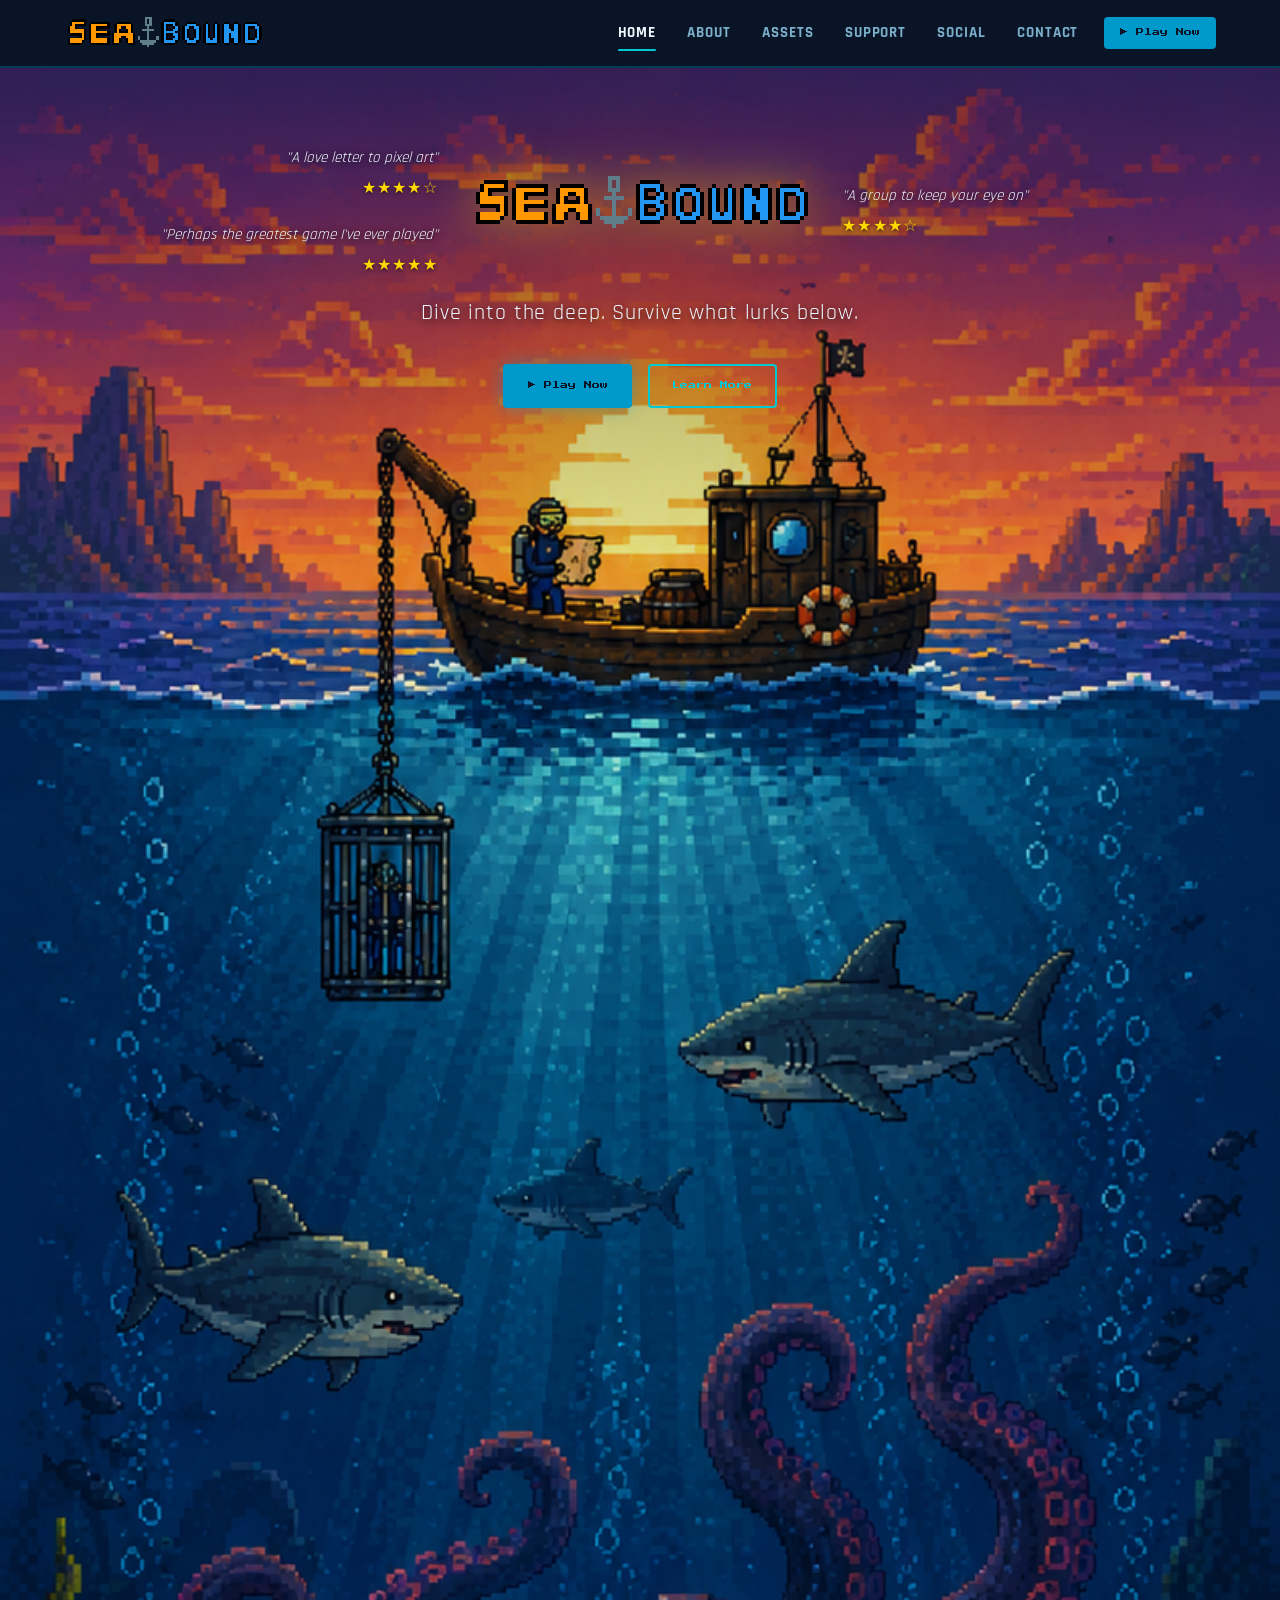
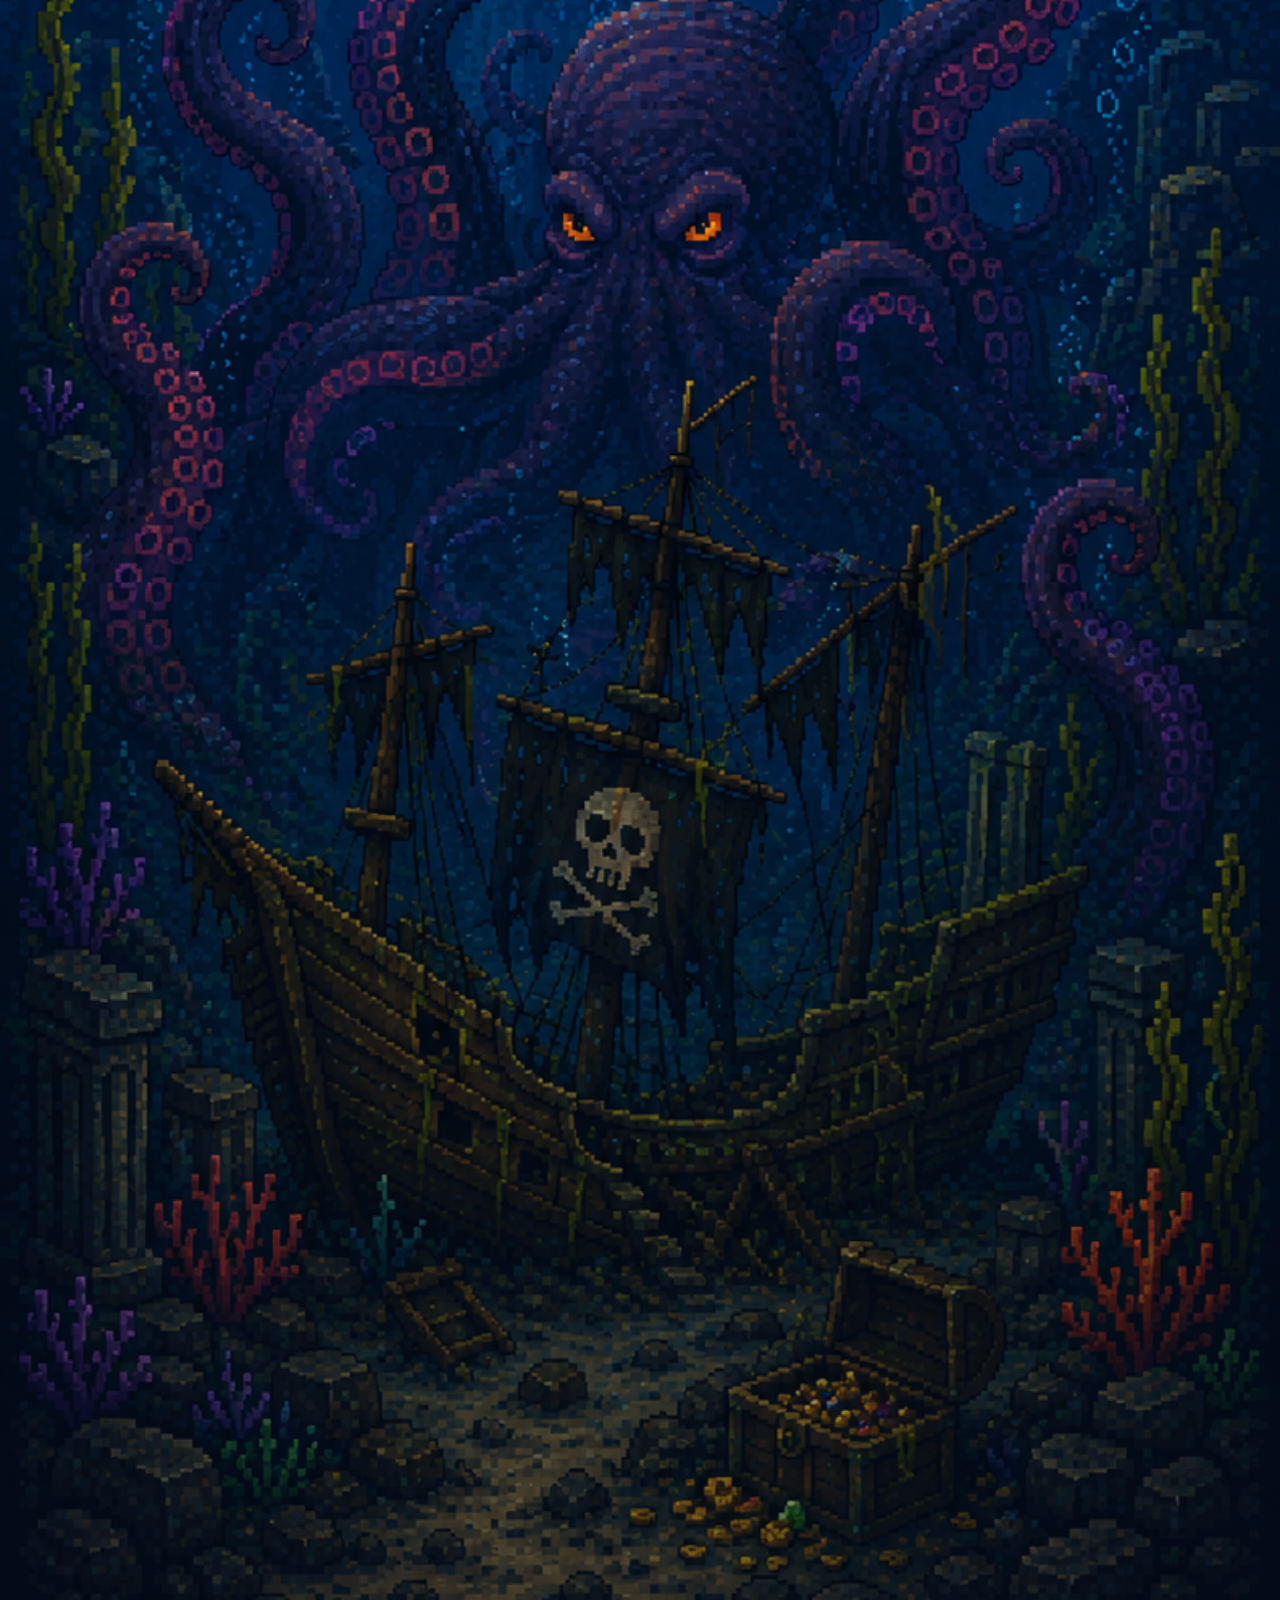
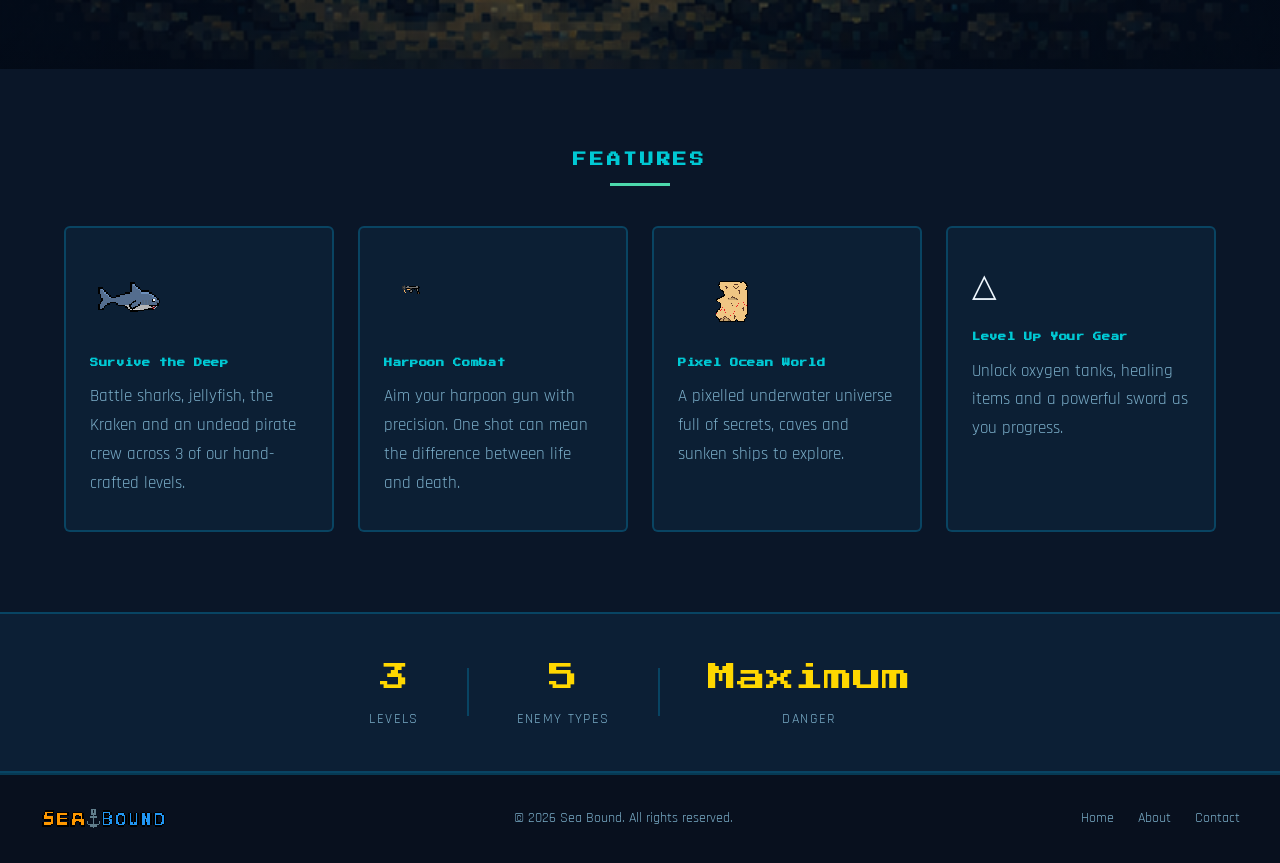
<file: Max/seabound/index.html>
<!DOCTYPE html>
<html lang="en">
<head>
  <meta charset="UTF-8" />
  <meta name="viewport" content="width=device-width, initial-scale=1.0" />
  <title>Sea Bound</title>
  <link rel="preconnect" href="https://fonts.googleapis.com" />
  <link href="https://fonts.googleapis.com/css2?family=Press+Start+2P&family=Rajdhani:wght@400;600;700&display=swap" rel="stylesheet" />
  <link rel="stylesheet" href="style.css" />
</head>
<body>

  <!-- ── NAV ──────────────────────────────────────────────────────────────── -->
  <header id="navbar">
    <div class="nav-inner">

      <!-- Logo -->
      <a href="#home" class="nav-logo" data-page="home">
        <img src="title.png" alt="Sea Bound" class="nav-logo-img" />
      </a>

      <!-- Hamburger (mobile) -->
      <button class="hamburger" id="hamburger" aria-label="Open menu">
        <span></span><span></span><span></span>
      </button>

      <!-- Links -->
      <nav class="nav-links" id="navLinks">
        <a href="#home"    class="nav-link active" data-page="home">Home</a>
        <a href="#about"   class="nav-link" data-page="about">About</a>
        <a href="#assets"  class="nav-link" data-page="assets">Assets</a>
        <a href="#support"  class="nav-link" data-page="support">Support</a>
        <a href="#social"  class="nav-link" data-page="social">Social</a>
        <a href="#contact" class="nav-link" data-page="contact">Contact</a>
        <a href="#play" class="nav-cta" data-page="play">&#9654; Play Now</a>
      </nav>

    </div>
  </header>

  <!-- ── PAGES ─────────────────────────────────────────────────────────────── -->
  <main>

    <!-- HOME ---------------------------------------------------------------- -->
    <section id="home" class="page active">

      <!-- Hero image -->
      <div class="hero-wrap">
        <div class="hero-overlay">

          <!-- Sky row: 2 reviews | title | 1 review -->
          <div class="hero-sky-row">

            <div class="hero-reviews-left">
              <div class="review-item">
                <p class="review-quote">"A love letter to pixel art"</p>
                <div class="review-stars">&#9733;&#9733;&#9733;&#9733;&#9734;</div>
              </div>
              <div class="review-item">
                <p class="review-quote">"Perhaps the greatest game I've ever played"</p>
                <div class="review-stars">&#9733;&#9733;&#9733;&#9733;&#9733;</div>
              </div>
            </div>

            <h1 class="hero-title">
              <img src="title.png" alt="Sea Bound" class="hero-title-img" />
            </h1>

            <div class="hero-reviews-right">
              <div class="review-item">
                <p class="review-quote">"A group to keep your eye on"</p>
                <div class="review-stars">&#9733;&#9733;&#9733;&#9733;&#9734;</div>
              </div>
            </div>

          </div>

          <p class="hero-sub">Dive into the deep. Survive what lurks below.</p>
          <div class="hero-btns">
            <a href="#play" class="btn btn-primary" data-page="play">&#9654; Play Now</a>
            <a href="#about" class="btn btn-outline" data-page="about">Learn More</a>
          </div>
        </div>

        <!-- =====================================================
             HOTSPOTS — tweak left/top/width/height (all as % of
             the hero image dimensions) to reposition each box.
             To see the boxes visually while editing, temporarily
             uncomment the debug line in the .hotspot:hover rule
             in style.css, or add:  outline:2px solid red;
             directly to any hotspot's style attribute.
             ===================================================== -->

        <!-- Jerry (in the diving cage) -->
        <div class="hotspot" style="left:26%;top:24%;width:9%;height:8%;"
             data-title="Jerry" data-tip="Our fearless protagonist Jerry"></div>

        <!-- Shark 1 (large, top-right) -->
        <div class="hotspot" style="left:54%;top:28%;width:30%;height:10%;"
             data-title="Shark" data-tip="The ocean's apex predator"></div>

        <!-- Shark 2 (middle-left) -->
        <div class="hotspot" style="left:9%;top:41%;width:25%;height:5%;"
             data-title="Shark" data-tip="The ocean's apex predator"></div>

        <div class="hotspot" style="left:44%;top:41%;width:15%;height:3%;"
             data-title="Shark" data-tip="The ocean's apex predator"></div>

        <!-- Jellyfish (top-left) -->
        <div class="hotspot" style="left:4%;top:29%;width:12%;height:7%;"
             data-title="Jellyfish" data-tip="Slow but deadly"></div>

        <!-- Jellyfish (middle-centre) -->
        <div class="hotspot" style="left:29%;top:36%;width:11%;height:6%;"
             data-title="Jellyfish" data-tip="Slow but deadly"></div>

        <!-- Jellyfish (right) -->
        <div class="hotspot" style="left:78%;top:39%;width:13%;height:6%;"
             data-title="Jellyfish" data-tip="Slow but deadly"></div>

        <!-- Kraken (body + tentacles) -->
        <div class="hotspot" style="left:12%;top:49%;width:76%;height:24%;"
             data-title="The Kraken" data-tip="An ancient terror from the deep"></div>

        <!-- Sunken Shipwreck -->
        <div class="hotspot" style="left:7%;top:76%;width:75%;height:23%;"
             data-title="Sunken Shipwreck" data-tip="A cursed pirate vessel dragged to the ocean floor centuries ago"></div>

        <!-- Tooltip -->
        <div class="hero-tooltip" id="heroTooltip">
          <span class="hero-tooltip-title" id="heroTooltipTitle"></span>
          <span class="hero-tooltip-text" id="heroTooltipText"></span>
        </div>

      </div>

      <!-- Feature cards -->
      <div class="section-wrap">
        <h2 class="section-title pixel">FEATURES</h2>
        <div class="card-grid">
          <div class="card">
            <div class="card-icon"><img src="shark1.png" alt="Shark" class="card-icon-img" /></div>
            <h3>Survive the Deep</h3>
            <p>Battle sharks, jellyfish, the Kraken and an undead pirate crew across 3 of our hand-crafted levels.</p>
          </div>
          <div class="card">
            <div class="card-icon"><img src="harpoon gun.png" alt="Harpoon Gun" class="card-icon-img" /></div>
            <h3>Harpoon Combat</h3>
            <p>Aim your harpoon gun with precision. One shot can mean the difference between life and death.</p>
          </div>
          <div class="card">
            <div class="card-icon"><img src="mapfrag1.png" alt="Map Fragment" class="card-icon-img" /></div>
            <h3>Pixel Ocean World</h3>
            <p>A pixelled underwater universe full of secrets, caves and sunken ships to explore.</p>
          </div>
          <div class="card">
            <div class="card-icon">&#9651;</div>
            <h3>Level Up Your Gear</h3>
            <p>Unlock oxygen tanks, healing items and a powerful sword as you progress.</p>
          </div>
        </div>
      </div>

      <!-- Stats bar -->
      <div class="stats-bar">
        <div class="stat"><span class="stat-num">3</span><span class="stat-label">Levels</span></div>
        <div class="stat-div"></div>
        <div class="stat"><span class="stat-num">5</span><span class="stat-label">Enemy Types</span></div>
        <div class="stat-div"></div>
        <div class="stat"><span class="stat-num">Maximum</span><span class="stat-label">Danger</span></div>
      </div>

    </section>

    <!-- ABOUT --------------------------------------------------------------- -->
    <section id="about" class="page">
      <div class="section-wrap">
        <h2 class="section-title pixel">ABOUT</h2>
        <div class="about-grid">
          <div class="about-text">
            <h3 class="pixel small">THE GAME</h3>
            <p>Sea Bound is a pixel-art action game where you play as a deep-sea diver dropped from a research vessel into some of the most dangerous waters on Earth. Armed only with a harpoon gun and your wits, you must retrieve ancient treasure and fight you way to escape before your oxygen runs out.</p>
            <h3 class="pixel small" style="margin-top:2rem;">THE TEAM</h3>
            <p>Sea Bound is an indie project developed by a small team of pixel artists and coders.</p>
            <div class="team-list">
              <div class="team-member"><span class="team-name">Matthew</span><span class="team-role">Scrum Master, Game Developer</span></div>
              <div class="team-member"><span class="team-name">Aidan</span><span class="team-role">Game Developer, Sound Effects</span></div>
              <div class="team-member"><span class="team-name">Fionn</span><span class="team-role">Game Developer, Pixel Art</span></div>
              <div class="team-member"><span class="team-name">Max</span><span class="team-role">Website Developer, Media Manager</span></div>
            </div>
          </div>
          <div class="about-panel">
            <div class="pixel-box">
              <canvas id="aboutCanvas" width="320" height="320"></canvas>
            </div>
            <div class="tag-list">
              <span class="tag">Pixel Art</span>
              <span class="tag">Action</span>
              <span class="tag">Survival</span>
              <span class="tag">Underwater</span>
              <span class="tag">Boss Fights</span>
              <span class="tag">Indie</span>
            </div>
          </div>
        </div>
      </div>
    </section>

    <!-- ASSETS -------------------------------------------------------------- -->
    <section id="assets" class="page">
      <div class="section-wrap">
        <h2 class="section-title pixel">LEVELS</h2>
        <p class="section-sub">3 depths. Each more challenging than the last.</p>
        <div class="levels-grid" id="levelsGrid"></div>

        <h2 class="section-title pixel" style="margin-top:4rem;">ENEMIES</h2>
        <p class="section-sub">Various enemies</p>
        <div class="enemies-grid" id="enemiesGrid"></div>

        <h2 class="section-title pixel" style="margin-top:4rem;">COLLECTABLES</h2>
        <p class="section-sub">Pick these up to stay alive.</p>
        <div class="enemies-grid" id="collectablesGrid"></div>

      </div>
    </section>

    <!-- SUPPORT ------------------------------------------------------------- -->
    <section id="support" class="page">
      <div class="section-wrap">
        <h2 class="section-title pixel">SUPPORT</h2>

        <!-- Merch sub-section -->
        <h3 class="support-sub-title pixel small">MERCH</h3>
        <p class="section-sub" style="margin-bottom:1.5rem;">Official Sea Bound gear. Limited stock.</p>
        <div class="merch-grid">
          <div class="merch-card">
            <div class="merch-img-wrap">
              <img src="wetsuit.png" alt="Jerry's Wetsuit (Used)" class="merch-img" />
            </div>
            <div class="merch-info">
              <div class="merch-name">Jerry's Wetsuit (Used)</div>
              <div class="merch-price">€150</div>
              <a href="https://paypal.me/seabound/150" target="_blank" class="btn btn-primary merch-btn">Buy Now</a>
            </div>
          </div>
          <div class="merch-card">
            <div class="merch-img-wrap">
              <img src="sharktooth.png" alt="Shark Tooth Necklace" class="merch-img" />
            </div>
            <div class="merch-info">
              <div class="merch-name">Shark Tooth Necklace</div>
              <div class="merch-price">€20</div>
              <a href="https://paypal.me/seabound/20" target="_blank" class="btn btn-primary merch-btn">Buy Now</a>
            </div>
          </div>
        </div>

        <!-- Donations sub-section -->
        <h3 class="support-sub-title pixel small" style="margin-top:4rem;">DONATIONS</h3>
        <p class="section-sub" style="margin-bottom:1.5rem;">Every bit helps us keep developing. Thank you.</p>
        <div class="donate-grid">
          <a href="https://paypal.me/seabound/5" target="_blank" class="donate-card">
            <div class="donate-amount">€5</div>
            <div class="donate-label">Buy us an Ericsson's dinner</div>
            <span class="btn btn-outline donate-btn">Donate</span>
          </a>
          <a href="https://paypal.me/seabound" target="_blank" class="donate-card">
            <div class="donate-amount">Custom</div>
            <div class="donate-label">If you want Sea Bound 2...</div>
            <span class="btn btn-outline donate-btn">Donate</span>
          </a>
        </div>

      </div>
    </section>

    <!-- SOCIAL -------------------------------------------------------------- -->
    <section id="social" class="page">
      <div class="section-wrap">
        <h2 class="section-title pixel">SOCIAL</h2>
        <p class="section-sub">Follow the dive. Stay updated.</p>
        <div class="social-grid">
          <a href="#" class="social-card" style="--accent:#1da1f2">
            <div class="social-icon">&#120143;</div>
            <h3>Twitter / X</h3>
            <p>@SeaBoundGame</p>
            <span class="social-follow">Follow</span>
          </a>
          <a href="https://www.instagram.com/seabound26" target="_blank" class="social-card" style="--accent:#e1306c">
            <div class="social-icon">&#128247;</div>
            <h3>Instagram</h3>
            <p>@seabound.game</p>
            <span class="social-follow">Follow</span>
          </a>
          <a href="#" class="social-card" style="--accent:#5865f2">
            <div class="social-icon">&#127918;</div>
            <h3>Discord</h3>
            <p>Join the Crew</p>
            <span class="social-follow">Join</span>
          </a>
          <a href="#" class="social-card" style="--accent:#ff0000">
            <div class="social-icon">&#9654;</div>
            <h3>YouTube</h3>
            <p>Sea Bound Official</p>
            <span class="social-follow">Subscribe</span>
          </a>
          <a href="#" class="social-card" style="--accent:#ff6314">
            <div class="social-icon">&#127918;</div>
            <h3>itch.io</h3>
            <p>Play the Demo</p>
            <span class="social-follow">Play Free</span>
          </a>
          <a href="#" class="social-card" style="--accent:#1b9e3e">
            <div class="social-icon">&#127918;</div>
            <h3>Steam</h3>
            <p>Wishlist Now</p>
            <span class="social-follow">Wishlist</span>
          </a>
        </div>
      </div>
    </section>

    <!-- PLAY ---------------------------------------------------------------- -->
    <section id="play" class="page">
      <div class="play-wrap">

        <!-- Header bar -->
        <div class="play-header">
          <div class="play-title">
            <span class="pixel">SEA &#9875; BOUND</span>
          </div>
          <button class="btn btn-outline play-back" data-page="home">&#8592; Back</button>
        </div>

        <!-- Canvas area -->
        <div class="game-frame">
          <canvas id="gameCanvas"></canvas>
        </div>

      </div>
    </section>

    <!-- CONTACT ------------------------------------------------------------- -->
    <section id="contact" class="page">
      <div class="section-wrap">
        <h2 class="section-title pixel">CONTACT</h2>
        <p class="section-sub">Send a message and we will respond ASAP.</p>
        <div class="contact-wrap">
          <form class="contact-form" id="contactForm" onsubmit="handleSubmit(event)">
            <div class="form-row">
              <div class="form-group">
                <label for="fname">Name</label>
                <input type="text" id="fname" placeholder="Your name" required />
              </div>
              <div class="form-group">
                <label for="femail">Email</label>
                <input type="email" id="femail" placeholder="your@email.com" required />
              </div>
            </div>
            <div class="form-group">
              <label for="fsubject">Subject</label>
              <input type="text" id="fsubject" placeholder="What's on your mind?" required />
            </div>
            <div class="form-group">
              <label for="fmessage">Message</label>
              <textarea id="fmessage" rows="6" placeholder="Dive in..." required></textarea>
            </div>
            <button type="submit" class="btn btn-primary full-width">Send Message &#9658;</button>
            <p class="form-success" id="formSuccess">&#10003; Message sent! We'll be in touch.</p>
          </form>
          <div class="contact-info">
            <div class="info-block">
              <span class="info-icon">&#9993;</span>
              <div>
                <strong>Email</strong>
                <p><a href="mailto:maxnolan187@gmail.com" style="color:var(--aqua);">maxnolan187@gmail.com</a></p>
              </div>
            </div>
            <div class="info-block">
              <span class="info-icon">&#128205;</span>
              <div>
                <strong>Based In</strong>
                <p>Athlone</p>
              </div>
            </div>
            <div class="info-block">
              <span class="info-icon">&#128336;</span>
              <div>
                <strong>Response Time</strong>
                <p>Typically within 2 tidal cycles</p>
              </div>
            </div>
          </div>
        </div>
      </div>
    </section>

  </main>

  <!-- FOOTER -->
  <footer>
    <div class="footer-inner">
      <span class="nav-logo small"><img src="title.png" alt="Sea Bound" class="footer-logo-img" /></span>
      <p>&copy; 2026 Sea Bound. All rights reserved.</p>
      <div class="footer-links">
        <a href="#home" data-page="home">Home</a>
        <a href="#about" data-page="about">About</a>
        <a href="#contact" data-page="contact">Contact</a>
      </div>
    </div>
  </footer>

  <script src="game.js"></script>
  <script src="site.js"></script>
</body>
</html>
</file>
<file: Max/seabound/style.css>
/* ── Variables & Reset ───────────────────────────────────────────────────── */
:root {
  --navy:      #0a1628;
  --deep:      #0d2137;
  --ocean:     #0e3d5c;
  --mid:       #1a6fa8;
  --teal:      #0099cc;
  --aqua:      #00c9d4;
  --seafoam:   #4dd9ac;
  --sunset1:   #ff7043;
  --sunset2:   #ff9a3c;
  --gold:      #ffd700;
  --sand:      #e8c97a;
  --coral:     #ff5c5c;
  --white:     #f0f8ff;
  --muted:     #7baec9;
  --card-bg:   rgba(13,33,55,0.85);
  --border:    rgba(0,153,204,0.3);
  --pixel-font:'Press Start 2P', monospace;
  --body-font: 'Rajdhani', sans-serif;
  --nav-h:     68px;
}

*, *::before, *::after { box-sizing: border-box; margin: 0; padding: 0; }

html { scroll-behavior: smooth; }

body {
  background: var(--navy);
  color: var(--white);
  font-family: var(--body-font);
  font-size: 17px;
  line-height: 1.7;
  overflow-x: hidden;
}

a { color: inherit; text-decoration: none; }
img { display: block; max-width: 100%; }
p { color: var(--muted); margin-bottom: 1rem; }
p:last-child { margin-bottom: 0; }

/* ── Scrollbar ───────────────────────────────────────────────────────────── */
::-webkit-scrollbar { width: 6px; }
::-webkit-scrollbar-track { background: var(--navy); }
::-webkit-scrollbar-thumb { background: var(--mid); border-radius: 3px; }

/* ── Typography helpers ──────────────────────────────────────────────────── */
.pixel { font-family: var(--pixel-font); }
.pixel.small { font-size: .55rem; letter-spacing: .08em; }

/* Logo images */
.nav-logo-img {
  height: 38px;
  width: auto;
  image-rendering: pixelated;
  display: block;
}
.hero-title-img {
  max-width: clamp(220px, 55vw, 560px);
  width: 100%;
  height: auto;
  image-rendering: pixelated;
  filter: drop-shadow(0 0 24px rgba(255,215,0,.5));
}
.footer-logo-img {
  height: 24px;
  width: auto;
  image-rendering: pixelated;
  display: block;
}

/* ── NAV ─────────────────────────────────────────────────────────────────── */
#navbar {
  position: fixed;
  top: 0; left: 0; right: 0;
  height: var(--nav-h);
  z-index: 1000;
  background: rgba(10,22,40,0.92);
  backdrop-filter: blur(12px);
  border-bottom: 2px solid var(--border);
  transition: box-shadow .3s;
}
#navbar.scrolled { box-shadow: 0 4px 28px rgba(0,0,0,.6); }

.nav-inner {
  max-width: 1200px;
  margin: 0 auto;
  height: 100%;
  display: flex;
  align-items: center;
  justify-content: space-between;
  padding: 0 1.5rem;
}

/* Logo */
.nav-logo {
  font-family: var(--pixel-font);
  font-size: .72rem;
  color: var(--aqua);
  letter-spacing: .12em;
  display: flex;
  align-items: center;
  gap: .4rem;
  cursor: pointer;
  transition: color .2s;
}
.nav-logo:hover { color: var(--gold); }
.nav-logo.small { font-size: .5rem; }

/* Nav links */
.nav-links {
  display: flex;
  align-items: center;
  gap: .25rem;
}

.nav-link {
  font-family: var(--body-font);
  font-weight: 700;
  font-size: .95rem;
  letter-spacing: .06em;
  text-transform: uppercase;
  color: var(--muted);
  padding: .45rem .85rem;
  border-radius: 4px;
  transition: color .2s, background .2s;
  position: relative;
}
.nav-link::after {
  content: '';
  position: absolute;
  bottom: 2px; left: 50%; right: 50%;
  height: 2px;
  background: var(--aqua);
  transition: left .2s, right .2s;
  border-radius: 1px;
}
.nav-link:hover, .nav-link.active {
  color: var(--white);
}
.nav-link:hover::after, .nav-link.active::after {
  left: .85rem; right: .85rem;
}

.nav-cta {
  font-family: var(--pixel-font);
  font-size: .5rem;
  background: var(--teal);
  color: var(--navy);
  padding: .6rem 1rem;
  border-radius: 4px;
  margin-left: .5rem;
  transition: background .2s, transform .15s;
  white-space: nowrap;
}
.nav-cta:hover { background: var(--aqua); transform: translateY(-1px); }

/* Hamburger */
.hamburger {
  display: none;
  flex-direction: column;
  gap: 5px;
  background: none;
  border: none;
  cursor: pointer;
  padding: .3rem;
}
.hamburger span {
  display: block;
  width: 24px; height: 2px;
  background: var(--aqua);
  border-radius: 1px;
  transition: transform .3s, opacity .3s;
}
.hamburger.open span:nth-child(1) { transform: translateY(7px) rotate(45deg); }
.hamburger.open span:nth-child(2) { opacity: 0; }
.hamburger.open span:nth-child(3) { transform: translateY(-7px) rotate(-45deg); }

/* ── Pages ───────────────────────────────────────────────────────────────── */
.page { display: none; padding-top: var(--nav-h); min-height: 100vh; }
.page.active { display: block; }

/* ── Section wrapper ─────────────────────────────────────────────────────── */
.section-wrap {
  max-width: 1200px;
  margin: 0 auto;
  padding: 5rem 1.5rem;
}

.section-title {
  font-size: clamp(.65rem, 2vw, .85rem);
  color: var(--aqua);
  letter-spacing: .2em;
  margin-bottom: .6rem;
  text-align: center;
}
.section-title::after {
  content: '';
  display: block;
  width: 60px; height: 3px;
  background: var(--seafoam);
  margin: .7rem auto 0;
  image-rendering: pixelated;
}
.section-sub {
  text-align: center;
  color: var(--muted);
  font-size: 1.1rem;
  margin-bottom: 3rem;
}

/* ── Buttons ─────────────────────────────────────────────────────────────── */
.btn {
  display: inline-flex;
  align-items: center;
  gap: .4rem;
  font-family: var(--pixel-font);
  font-size: .5rem;
  padding: .85rem 1.4rem;
  border-radius: 4px;
  cursor: pointer;
  transition: transform .15s, box-shadow .2s;
  border: 2px solid transparent;
}
.btn:hover { transform: translateY(-2px); }
.btn-primary {
  background: var(--teal);
  color: var(--navy);
  box-shadow: 0 0 18px rgba(0,153,204,.45);
}
.btn-primary:hover { background: var(--aqua); box-shadow: 0 0 28px rgba(0,201,212,.6); }
.btn-outline {
  background: transparent;
  color: var(--aqua);
  border-color: var(--aqua);
}
.btn-outline:hover { background: rgba(0,153,204,.12); }
.full-width { width: 100%; justify-content: center; }

/* ── Reviews strip ───────────────────────────────────────────────────────── */
.hero-sky-row {
  display: flex;
  align-items: center;
  justify-content: center;
  gap: 2rem;
  width: 100%;
  max-width: 1100px;
  margin-bottom: 1rem;
}
.hero-reviews-left,
.hero-reviews-right {
  display: flex;
  flex-direction: column;
  gap: 1.25rem;
  flex: 1;
}
.hero-reviews-left  { align-items: flex-end;  text-align: right; }
.hero-reviews-right { align-items: flex-start; text-align: left;  }
.review-item {
  display: flex;
  flex-direction: column;
  gap: .25rem;
}
.review-quote {
  font-family: var(--body-font);
  font-style: italic;
  font-size: .95rem;
  color: var(--white);
  margin: 0;
  text-shadow: 0 1px 6px rgba(0,0,0,.8);
}
.review-stars {
  color: var(--gold);
  font-size: 1rem;
  letter-spacing: .08em;
  text-shadow: 0 1px 4px rgba(0,0,0,.6);
}
@media (max-width: 700px) {
  .hero-sky-row     { flex-direction: column; gap: .75rem; }
  .hero-reviews-left,
  .hero-reviews-right { align-items: center; text-align: center; }
}

/* ── Hero hotspots & tooltip ─────────────────────────────────────────────── */
.hotspot {
  position: absolute;
  cursor: pointer;
  border-radius: 4px;
}
.hotspot:hover {
  background: transparent;
  outline: none;
}
.hero-tooltip {
  position: absolute;
  display: none;
  flex-direction: column;
  gap: .3rem;
  background: rgba(5, 12, 25, 0.88);
  border: 1px solid var(--teal);
  border-radius: 5px;
  padding: .65rem .9rem;
  max-width: 220px;
  pointer-events: none;
  z-index: 100;
  backdrop-filter: blur(6px);
}
.hero-tooltip.visible { display: flex; }
.hero-tooltip-title {
  font-family: var(--pixel-font);
  font-size: .45rem;
  color: var(--aqua);
  letter-spacing: .08em;
}
.hero-tooltip-text {
  font-family: var(--body-font);
  font-size: .82rem;
  color: var(--white);
  line-height: 1.5;
}

/* ── Hero ────────────────────────────────────────────────────────────────── */
.hero-wrap {
  position: relative;
  width: 100%;
  /* The image is 793×1983 px — height is 250.06% of width.
     padding-top trick makes the container exactly that tall with no cropping. */
  padding-top: 250.06%;
  min-height: 520px;
  overflow: hidden;
  background-image: url("web_back.png");
  background-size: 100% 100%;   /* stretch to fill the container exactly */
  background-position: top center;
  background-repeat: no-repeat;
  background-color: #0a1020;
}
.hero-overlay {
  position: absolute;
  inset: 0;
  display: flex;
  flex-direction: column;
  align-items: center;
  justify-content: flex-start;   /* sit near the top where the boat/sunset is */
  padding-top: 6%;
  text-align: center;
  padding-left: 1.5rem;
  padding-right: 1.5rem;
  background: linear-gradient(to bottom,
    rgba(5,12,25,.45) 0%,
    rgba(5,12,25,.05) 18%,
    rgba(5,12,25,.0)  50%,
    rgba(5,12,25,.55) 100%);
}
.hero-title {
  font-family: var(--pixel-font);
  font-size: clamp(1.4rem, 5vw, 3.2rem);
  color: var(--gold);
  letter-spacing: .15em;
  display: flex;
  align-items: center;
  gap: .5rem;
  text-shadow: 0 0 32px rgba(255,215,0,.55), 0 4px 12px rgba(0,0,0,.8);
  margin-bottom: 1rem;
}
.hero-sub {
  font-family: var(--body-font);
  font-size: clamp(1rem, 2.5vw, 1.35rem);
  color: var(--white);
  text-shadow: 0 2px 8px rgba(0,0,0,.9);
  margin-bottom: 2rem;
  letter-spacing: .04em;
}
.hero-btns { display: flex; gap: 1rem; flex-wrap: wrap; justify-content: center; }

/* ── Feature cards ───────────────────────────────────────────────────────── */
.card-grid {
  display: grid;
  grid-template-columns: repeat(auto-fit, minmax(220px, 1fr));
  gap: 1.5rem;
  margin-top: 2.5rem;
}
.card {
  background: var(--card-bg);
  border: 2px solid var(--border);
  border-radius: 6px;
  padding: 2rem 1.5rem;
  transition: border-color .25s, transform .2s, box-shadow .25s;
  image-rendering: pixelated;
}
.card:hover {
  border-color: var(--aqua);
  transform: translateY(-4px);
  box-shadow: 0 8px 32px rgba(0,153,204,.25);
}
.card-icon { font-size: 2rem; margin-bottom: 1rem; }
.card-icon-img {
  width: 5rem;
  height: 5rem;
  object-fit: contain;
  image-rendering: pixelated;
  display: block;
}
.card h3 {
  font-family: var(--pixel-font);
  font-size: .52rem;
  color: var(--aqua);
  margin-bottom: .75rem;
  letter-spacing: .08em;
}

/* ── Stats bar ───────────────────────────────────────────────────────────── */
.stats-bar {
  background: rgba(13,33,55,.9);
  border-top: 2px solid var(--border);
  border-bottom: 2px solid var(--border);
  display: flex;
  justify-content: center;
  align-items: center;
  gap: 0;
  padding: 2.5rem 1rem;
  flex-wrap: wrap;
}
.stat {
  display: flex;
  flex-direction: column;
  align-items: center;
  padding: 0 3rem;
}
.stat-num {
  font-family: var(--pixel-font);
  font-size: clamp(1rem, 3vw, 1.8rem);
  color: var(--gold);
}
.stat-label {
  font-family: var(--body-font);
  font-size: .85rem;
  color: var(--muted);
  text-transform: uppercase;
  letter-spacing: .1em;
  margin-top: .3rem;
}
.stat-div { width: 2px; height: 48px; background: var(--border); }

/* ── About ───────────────────────────────────────────────────────────────── */
.about-grid {
  display: grid;
  grid-template-columns: 1fr 360px;
  gap: 4rem;
  align-items: start;
}
.about-text h3 { color: var(--aqua); margin-bottom: .75rem; }
.team-list {
  display: flex;
  flex-direction: column;
  gap: .5rem;
  margin-top: 1rem;
}
.team-member {
  display: flex;
  align-items: baseline;
  gap: .6rem;
}
.team-name {
  font-family: var(--pixel-font);
  font-size: .45rem;
  color: var(--gold);
  letter-spacing: .07em;
  white-space: nowrap;
}
.team-role {
  font-family: var(--body-font);
  font-size: .9rem;
  color: var(--muted);
}
.pixel-box {
  border: 3px solid var(--border);
  border-radius: 6px;
  overflow: hidden;
  image-rendering: pixelated;
  box-shadow: 0 0 32px rgba(0,153,204,.2);
}
#aboutCanvas { image-rendering: pixelated; width: 100%; height: auto; }
.tag-list { display: flex; flex-wrap: wrap; gap: .5rem; margin-top: 1rem; }
.tag {
  font-family: var(--pixel-font);
  font-size: .42rem;
  background: rgba(0,153,204,.15);
  border: 1px solid var(--teal);
  color: var(--aqua);
  padding: .35rem .7rem;
  border-radius: 3px;
  letter-spacing: .06em;
}

/* ── Levels grid ─────────────────────────────────────────────────────────── */
.levels-grid {
  display: grid;
  grid-template-columns: repeat(auto-fill, minmax(200px, 1fr));
  gap: 1.25rem;
  margin-top: 2rem;
}
.level-card {
  background: var(--card-bg);
  border: 2px solid var(--border);
  border-radius: 6px;
  overflow: hidden;
  cursor: pointer;
  transition: border-color .2s, transform .2s, box-shadow .2s;
}
.level-card:hover {
  border-color: var(--seafoam);
  transform: translateY(-3px);
  box-shadow: 0 6px 24px rgba(77,217,172,.2);
}
.level-thumb {
  width: 100%; height: 120px;
  image-rendering: pixelated;
  display: block;
}
.level-info { padding: .9rem 1rem; }
.level-num {
  font-family: var(--pixel-font);
  font-size: .42rem;
  color: var(--seafoam);
  letter-spacing: .1em;
}
.level-name {
  font-family: var(--body-font);
  font-weight: 700;
  font-size: 1.05rem;
  color: var(--white);
  margin: .3rem 0;
}
.level-diff { display: flex; gap: 3px; }
.diff-pip {
  width: 10px; height: 10px;
  border-radius: 1px;
  image-rendering: pixelated;
}
.diff-pip.on  { background: var(--coral); }
.diff-pip.off { background: var(--border); }

/* ── Enemy grid ──────────────────────────────────────────────────────────── */
.enemies-grid {
  display: grid;
  grid-template-columns: repeat(auto-fill, minmax(140px, 1fr));
  gap: 1.25rem;
  margin-top: 2rem;
}
.enemy-card {
  background: var(--card-bg);
  border: 2px solid var(--border);
  border-radius: 6px;
  overflow: hidden;
  display: flex;
  flex-direction: column;
  align-items: center;
  padding: 1.25rem .75rem .75rem;
  transition: border-color .2s, transform .2s;
  cursor: default;
}
.enemy-card:hover {
  border-color: var(--coral);
  transform: translateY(-3px);
}
.enemy-img {
  max-height: 100px;
  width: auto;
  max-width: 100%;
  object-fit: contain;
  image-rendering: pixelated;
  display: block;
  margin-bottom: .75rem;
}
.enemy-label {
  font-family: var(--pixel-font);
  font-size: .38rem;
  color: var(--aqua);
  letter-spacing: .07em;
  text-align: center;
  line-height: 1.6;
}

/* ── Artwork grid ────────────────────────────────────────────────────────── */
.art-grid {
  display: grid;
  grid-template-columns: repeat(auto-fill, minmax(240px, 1fr));
  gap: 1.25rem;
  margin-top: 2rem;
}
.art-card {
  background: var(--card-bg);
  border: 2px solid var(--border);
  border-radius: 6px;
  overflow: hidden;
  transition: border-color .2s, transform .2s;
  cursor: pointer;
}
.art-card:hover { border-color: var(--gold); transform: scale(1.02); }
.art-card .art-img {
  width: 100%;
  display: block;
  object-fit: cover;
  object-position: center;
  /* Match the canvas height so cards stay uniform in the grid */
  aspect-ratio: 240 / 200;
  image-rendering: pixelated;
}
.art-label {
  padding: .6rem 1rem;
  font-family: var(--pixel-font);
  font-size: .4rem;
  color: var(--muted);
  letter-spacing: .08em;
}

/* ── Merch ───────────────────────────────────────────────────────────────── */
.support-sub-title {
  text-align: center;
  color: var(--aqua);
  letter-spacing: .2em;
  margin-bottom: .6rem;
  margin-top: 1rem;
}
.support-sub-title::after {
  content: '';
  display: block;
  width: 40px; height: 2px;
  background: var(--seafoam);
  margin: .5rem auto 0;
}
.merch-grid {
  display: grid;
  grid-template-columns: repeat(auto-fill, minmax(260px, 1fr));
  gap: 2rem;
  margin-top: 2rem;
}
.merch-card {
  background: var(--card-bg);
  border: 2px solid var(--border);
  border-radius: 6px;
  overflow: hidden;
  transition: border-color .25s, transform .2s, box-shadow .25s;
}
.merch-card:hover {
  border-color: var(--gold);
  transform: translateY(-4px);
  box-shadow: 0 8px 32px rgba(255,215,0,.15);
}
.merch-img-wrap {
  background: #fff;
  display: flex;
  align-items: center;
  justify-content: center;
  padding: 1rem;
  aspect-ratio: 1 / 1;
}
.merch-img {
  max-width: 100%;
  max-height: 100%;
  object-fit: contain;
  display: block;
}
.merch-info {
  padding: 1.25rem 1.5rem;
  display: flex;
  flex-direction: column;
  gap: .6rem;
}
.merch-name {
  font-family: var(--pixel-font);
  font-size: .48rem;
  color: var(--white);
  letter-spacing: .07em;
  line-height: 1.6;
}
.merch-price {
  font-family: var(--pixel-font);
  font-size: .65rem;
  color: var(--gold);
  letter-spacing: .08em;
}
.merch-btn {
  margin-top: .4rem;
  width: 100%;
  justify-content: center;
  border: none;
  cursor: pointer;
  text-align: center;
}

/* ── Donation cards ──────────────────────────────────────────────────────── */
.donate-grid {
  display: grid;
  grid-template-columns: repeat(auto-fill, minmax(200px, 1fr));
  gap: 1.5rem;
  margin-top: 0;
}
.donate-card {
  background: var(--card-bg);
  border: 2px solid var(--border);
  border-radius: 6px;
  padding: 2rem 1.5rem;
  display: flex;
  flex-direction: column;
  align-items: center;
  gap: .75rem;
  text-align: center;
  transition: border-color .25s, transform .2s, box-shadow .25s;
}
.donate-card:hover {
  border-color: var(--seafoam);
  transform: translateY(-4px);
  box-shadow: 0 8px 28px rgba(77,217,172,.2);
}
.donate-amount {
  font-family: var(--pixel-font);
  font-size: 1.2rem;
  color: var(--gold);
}
.donate-label {
  font-family: var(--body-font);
  font-size: 1rem;
  color: var(--muted);
}
.donate-btn {
  margin-top: .25rem;
  font-size: .42rem;
  padding: .55rem 1.1rem;
}

/* ── Social ──────────────────────────────────────────────────────────────── */
.social-grid {
  display: grid;
  grid-template-columns: repeat(auto-fill, minmax(220px, 1fr));
  gap: 1.25rem;
  margin-top: 1rem;
}
.social-card {
  background: var(--card-bg);
  border: 2px solid var(--border);
  border-radius: 6px;
  padding: 2rem 1.5rem;
  text-align: center;
  transition: border-color .25s, transform .2s, box-shadow .25s;
  display: block;
}
.social-card:hover {
  border-color: var(--accent, var(--aqua));
  transform: translateY(-4px);
  box-shadow: 0 8px 28px rgba(0,0,0,.4);
}
.social-icon {
  font-size: 2.2rem;
  margin-bottom: .75rem;
}
.social-card h3 {
  font-family: var(--pixel-font);
  font-size: .48rem;
  color: var(--white);
  margin-bottom: .4rem;
  letter-spacing: .08em;
}
.social-card p { font-size: .95rem; color: var(--muted); margin-bottom: 1rem; }
.social-follow {
  display: inline-block;
  font-family: var(--pixel-font);
  font-size: .4rem;
  background: rgba(0,153,204,.15);
  border: 1px solid var(--accent, var(--teal));
  color: var(--accent, var(--teal));
  padding: .4rem .8rem;
  border-radius: 3px;
  letter-spacing: .06em;
  transition: background .2s;
}
.social-card:hover .social-follow { background: rgba(0,153,204,.28); }

/* ── Contact ─────────────────────────────────────────────────────────────── */
.contact-wrap {
  display: grid;
  grid-template-columns: 1fr 300px;
  gap: 4rem;
  align-items: start;
  margin-top: 1rem;
}
.contact-form { display: flex; flex-direction: column; gap: 1.25rem; }
.form-row { display: grid; grid-template-columns: 1fr 1fr; gap: 1.25rem; }
.form-group { display: flex; flex-direction: column; gap: .4rem; }
.form-group label {
  font-family: var(--pixel-font);
  font-size: .42rem;
  color: var(--aqua);
  letter-spacing: .08em;
}
.form-group input,
.form-group textarea {
  background: rgba(13,33,55,.9);
  border: 2px solid var(--border);
  border-radius: 4px;
  color: var(--white);
  font-family: var(--body-font);
  font-size: 1rem;
  padding: .7rem 1rem;
  outline: none;
  transition: border-color .2s;
  resize: vertical;
}
.form-group input:focus,
.form-group textarea:focus { border-color: var(--teal); }
.form-group input::placeholder,
.form-group textarea::placeholder { color: var(--muted); opacity: .6; }
.form-success {
  color: var(--seafoam);
  font-family: var(--pixel-font);
  font-size: .42rem;
  display: none;
  text-align: center;
  letter-spacing: .08em;
}
.form-success.show { display: block; }
.contact-info { display: flex; flex-direction: column; gap: 2rem; padding-top: .5rem; }
.info-block { display: flex; align-items: flex-start; gap: 1rem; }
.info-icon { font-size: 1.6rem; flex-shrink: 0; margin-top: .1rem; }
.info-block strong {
  font-family: var(--pixel-font);
  font-size: .44rem;
  color: var(--aqua);
  letter-spacing: .08em;
  display: block;
  margin-bottom: .3rem;
}
.info-block p { font-size: .95rem; color: var(--muted); margin: 0; }

/* ── Footer ──────────────────────────────────────────────────────────────── */
footer {
  background: rgba(8,16,30,.95);
  border-top: 2px solid var(--border);
  padding: 2rem 1.5rem;
}
.footer-inner {
  max-width: 1200px;
  margin: 0 auto;
  display: flex;
  align-items: center;
  justify-content: space-between;
  flex-wrap: wrap;
  gap: 1rem;
}
footer p { font-size: .85rem; color: var(--muted); margin: 0; }
.footer-links { display: flex; gap: 1.5rem; }
.footer-links a { font-size: .85rem; color: var(--muted); transition: color .2s; }
.footer-links a:hover { color: var(--aqua); }

/* ── Responsive ──────────────────────────────────────────────────────────── */
@media (max-width: 900px) {
  .about-grid    { grid-template-columns: 1fr; }
  .contact-wrap  { grid-template-columns: 1fr; }
  .form-row      { grid-template-columns: 1fr; }
  .stat          { padding: 0 1.5rem; }
}
@media (max-width: 700px) {
  .hamburger { display: flex; }
  .nav-links {
    position: fixed;
    top: var(--nav-h); left: 0; right: 0;
    background: rgba(10,22,40,.97);
    flex-direction: column;
    align-items: stretch;
    padding: 1rem 1.5rem 2rem;
    gap: .25rem;
    border-bottom: 2px solid var(--border);
    transform: translateY(-110%);
    transition: transform .35s cubic-bezier(.4,0,.2,1);
    z-index: 999;
  }
  .nav-links.open { transform: translateY(0); }
  .nav-link { padding: .75rem .5rem; font-size: 1rem; }
  .nav-cta  { margin: .5rem 0 0; text-align: center; }
  .hero-title { font-size: 1.1rem; }
  .stats-bar { gap: 1rem; }
  .stat-div  { display: none; }
  .footer-inner { flex-direction: column; align-items: center; text-align: center; }
}

/* ── Play page ───────────────────────────────────────────────────────────── */
#play { background: var(--navy); }

.play-wrap {
  max-width: 860px;
  margin: 0 auto;
  padding: 2rem 1.5rem 3rem;
  display: flex;
  flex-direction: column;
  align-items: center;
  gap: 1.25rem;
}

/* Header row */
.play-header {
  width: 100%;
  display: flex;
  align-items: center;
  justify-content: space-between;
  flex-wrap: wrap;
  gap: .75rem;
  padding-bottom: .75rem;
  border-bottom: 2px solid var(--border);
}

.play-title {
  display: flex;
  flex-direction: column;
  gap: .25rem;
}
.play-title .pixel {
  font-size: .65rem;
  color: var(--aqua);
  letter-spacing: .15em;
}
.play-back {
  font-size: .42rem;
  padding: .55rem 1rem;
  cursor: pointer;
}

/* Game canvas frame */
.game-frame {
  width: 100%;
  max-width: 800px;
  border: 3px solid var(--border);
  border-radius: 6px;
  overflow: hidden;
  box-shadow:
    0 0 48px rgba(0,153,204,.2),
    0 16px 48px rgba(0,0,0,.7);
  background: #00334e;
  cursor: crosshair;
  /* Let the canvas fill the frame width, preserving 800×560 ratio */
  aspect-ratio: 800 / 560;
  position: relative;
}

#gameCanvas {
  display: block;
  width: 100%;
  height: 100%;
  image-rendering: pixelated;
}

@media (max-width: 600px) {
  .ctrl-sep { display: none; }
}
</file>
